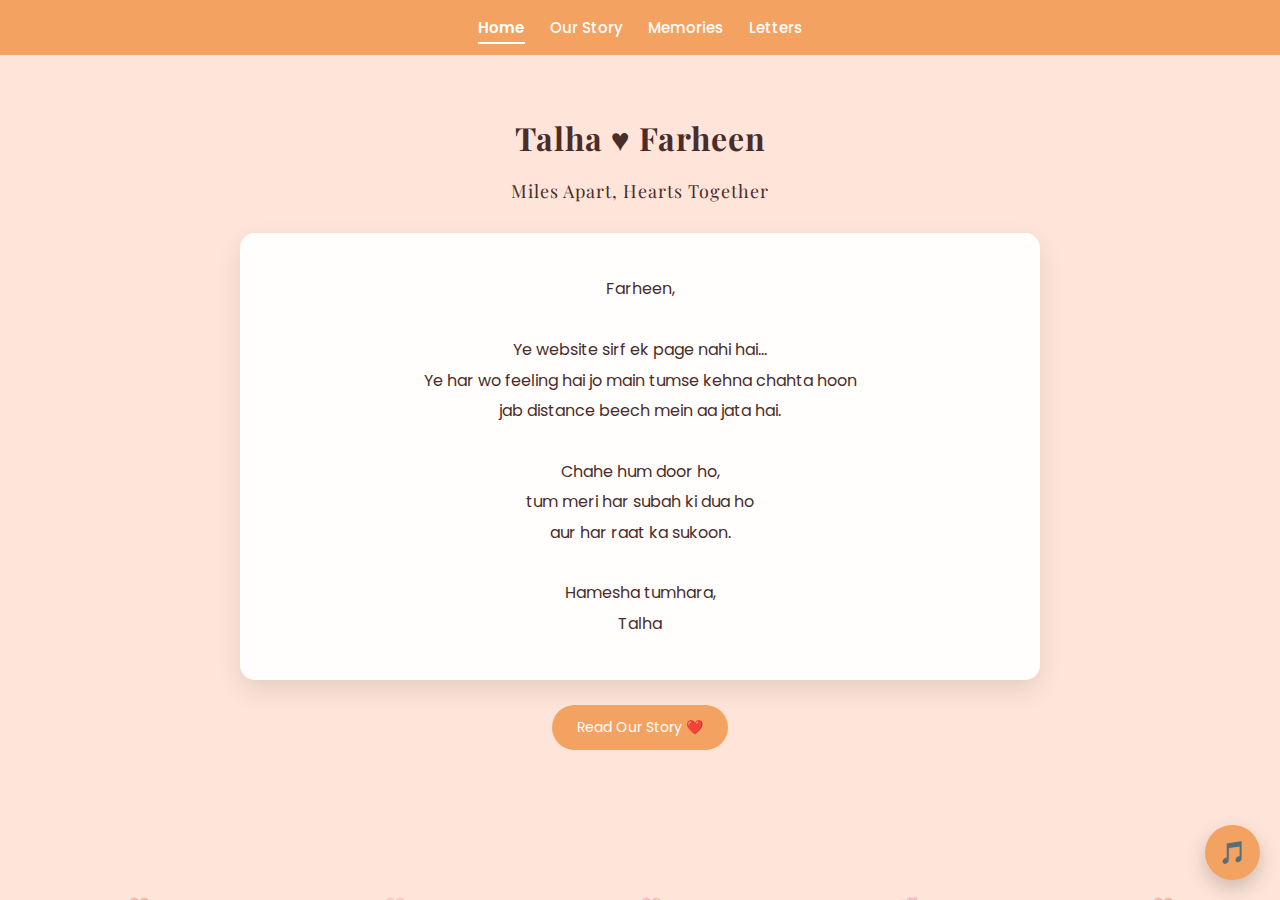
<file: index.html>
<!DOCTYPE html>
<html lang="en">
<head>
  <meta charset="UTF-8">
  <title>Talha ♥ Farheen</title>
  <meta name="viewport" content="width=device-width, initial-scale=1.0">

  <!-- Link CSS -->
  <link rel="stylesheet" href="style.css">
  
  <link href="https://fonts.googleapis.com/css2?family=Playfair+Display:wght@400;600&family=Poppins:wght@300;400;500&display=swap" rel="stylesheet">
</head>
<body>
  
  <nav class="navbar">
  <ul>
    <li><a href="index.html" class="active">Home</a></li>
    <li><a href="story.html">Our Story</a></li>
    <li><a href="memories.html">Memories</a></li>
    <li><a href="letters.html">Letters</a></li>
  </ul>
</nav>

  <div class="container">
    <h1>Talha ♥ Farheen</h1>
    <h2>Miles Apart, Hearts Together</h2>

    <div class="card">
      <p>
        Farheen,<br><br>
        Ye website sirf ek page nahi hai…<br>
        Ye har wo feeling hai jo main tumse kehna chahta hoon<br>
        jab distance beech mein aa jata hai.<br><br>

        Chahe hum door ho,<br>
        tum meri har subah ki dua ho<br>
        aur har raat ka sukoon.<br><br>

        Hamesha tumhara,<br>
        Talha
      </p>
    </div>

    <a class="button" href="story.html">Read Our Story ❤️</a>
  </div>
  
  
<!-- Background Music -->
<audio id="bg-music" loop>
  <source src="music/love.mp3" type="audio/mpeg">
</audio>

<button class="music-btn" id="musicToggle">🎵</button>

<script>
  const music = document.getElementById("bg-music");
  const button = document.getElementById("musicToggle");

  let musicState = localStorage.getItem("musicPlaying");

  if (musicState === "true") {
    music.play();
    button.classList.add("playing");
  }

  button.addEventListener("click", () => {
    if (music.paused) {
      music.play();
      localStorage.setItem("musicPlaying", "true");
      button.classList.add("playing");
    } else {
      music.pause();
      localStorage.setItem("musicPlaying", "false");
      button.classList.remove("playing");
    }
  });
</script>
  
  
  <span class="heart" style="left:10%">❤️</span>
<span class="heart" style="left:30%; animation-delay:2s;">💗</span>
<span class="heart" style="left:50%; animation-delay:4s;">💖</span>
<span class="heart" style="left:70%; animation-delay:1s;">💞</span>
<span class="heart" style="left:90%; animation-delay:3s;">❤️</span>
  
  

</body>
</html>
</file>
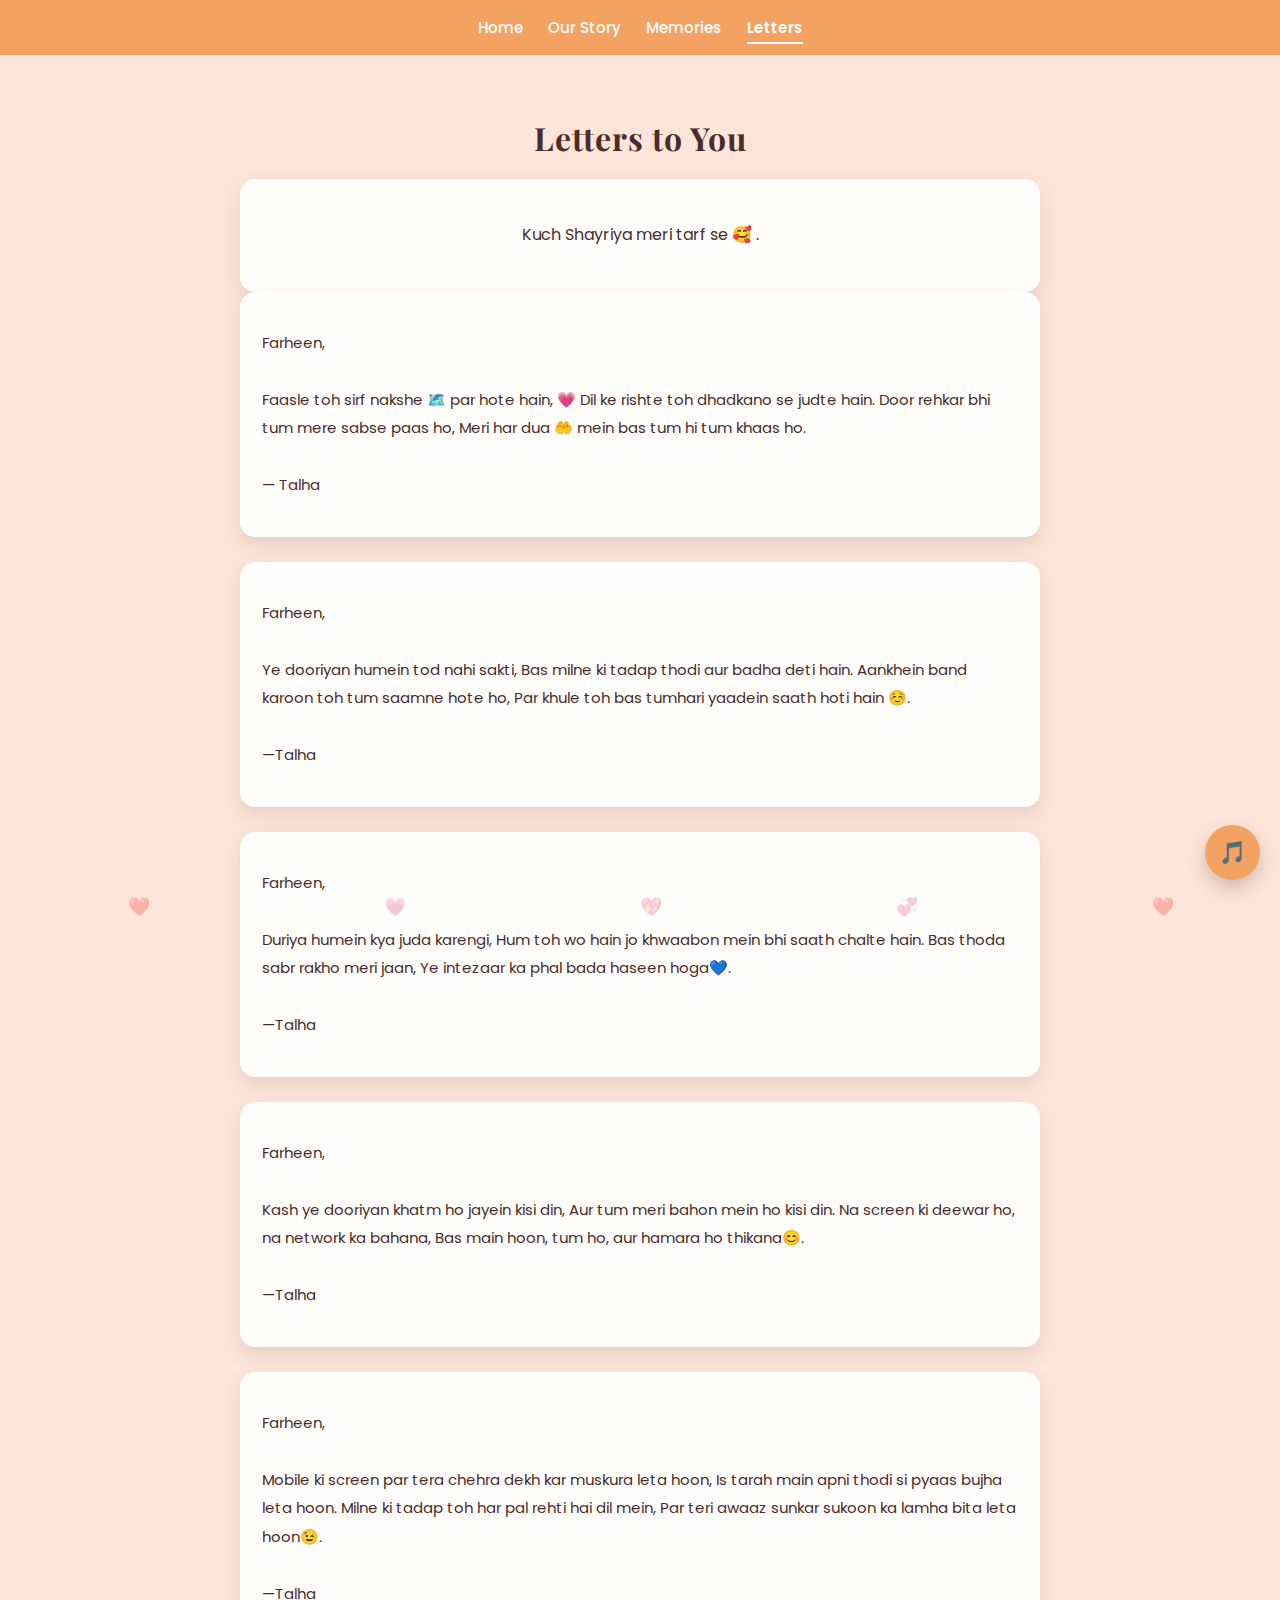
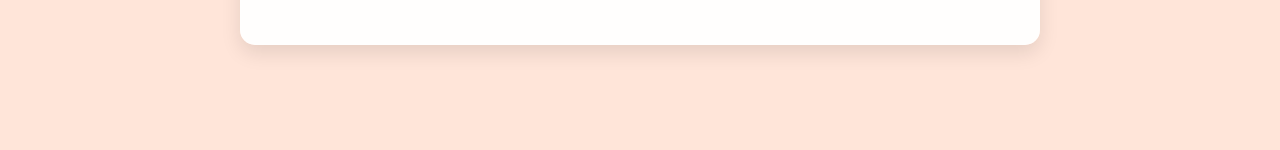
<file: letters.html>
<!DOCTYPE html>
<html lang="en">
<head>
  <meta charset="UTF-8">
  <title>Letters to You | Talha ♥ Farheen</title>
  <meta name="viewport" content="width=device-width, initial-scale=1.0">
  <link rel="stylesheet" href="style.css">
  
  <link href="https://fonts.googleapis.com/css2?family=Playfair+Display:wght@400;600&family=Poppins:wght@300;400;500&display=swap" rel="stylesheet">
</head>
<body>

  <!-- Navigation -->
  <nav class="navbar">
    <ul>
      <li><a href="index.html">Home</a></li>
      <li><a href="story.html">Our Story</a></li>
      <li><a href="memories.html">Memories</a></li>
      <li><a href="letters.html" class="active">Letters</a></li>
    </ul>
  </nav>

  <div class="container">
    <h1>Letters to You</h1>

    <div class="card">
      <p>
        Kuch Shayriya meri tarf se 🥰 .
      </p>
    </div>

    <!-- Letter 1 -->
    <div class="letter">
     <!-- /*<div class="letter-date">November 2025</div>*/ -->
      <p>
        Farheen,<br><br>
        Faasle toh sirf nakshe 🗺️ par hote hain,
💗 Dil ke rishte toh dhadkano se judte hain.
Door rehkar bhi tum mere sabse paas ho,
Meri har dua 🤲 mein bas tum hi tum khaas ho.<br><br>

        — Talha
      </p>
    </div>

    <!-- Letter 2 -->
    <div class="letter">
      <!-- <div class="letter-date">December 2025</div> -->
      <p>
        Farheen,<br><br>
        Ye dooriyan humein tod nahi sakti,
Bas milne ki tadap thodi aur badha deti hain.
Aankhein band karoon toh tum saamne hote ho,
Par khule toh bas tumhari yaadein saath hoti hain ☺️.<br><br>
—Talha
      </p>
    

  </div>
  
  
  <!-- Letter 3-->
    <div class="letter">
      <!-- <div class="letter-date">December 2025</div> -->
      <p>
        Farheen,<br><br>
        Duriya humein kya juda karengi,
Hum toh wo hain jo khwaabon mein bhi saath chalte hain.
Bas thoda sabr rakho meri jaan,
Ye intezaar ka phal bada haseen hoga💙.<br><br>
—Talha
      </p>
    

  </div>

<!-- Letter 4-->
    <div class="letter">
      <!-- <div class="letter-date">December 2025</div> -->
      <p>
        Farheen,<br><br>
        Kash ye dooriyan khatm ho jayein kisi din,
Aur tum meri bahon mein ho kisi din.
Na screen ki deewar ho, na network ka bahana,
Bas main hoon, tum ho, aur hamara ho thikana😊.<br><br>
—Talha
      </p>
    

  </div>





<!-- Letter 4-->
    <div class="letter">
      <!-- <div class="letter-date">December 2025</div> -->
      <p>
        Farheen,<br><br>
        Mobile ki screen par tera chehra dekh kar muskura leta hoon,
Is tarah main apni thodi si pyaas bujha leta hoon.
Milne ki tadap toh har pal rehti hai dil mein,
Par teri awaaz sunkar sukoon ka lamha bita leta hoon😉.<br><br>
—Talha
      </p>
    </div>

  </div>
  
  
  
  
<!-- Background Music -->
<audio id="bg-music" loop>
  <source src="music/love.mp3" type="audio/mpeg">
</audio>

<button class="music-btn" id="musicToggle">🎵</button>

<script>
  const music = document.getElementById("bg-music");
  const button = document.getElementById("musicToggle");

  let musicState = localStorage.getItem("musicPlaying");

  if (musicState === "true") {
    music.play();
    button.classList.add("playing");
  }

  button.addEventListener("click", () => {
    if (music.paused) {
      music.play();
      localStorage.setItem("musicPlaying", "true");
      button.classList.add("playing");
    } else {
      music.pause();
      localStorage.setItem("musicPlaying", "false");
      button.classList.remove("playing");
    }
  });
</script>
  
  
  
  <span class="heart" style="left:10%">❤️</span>
<span class="heart" style="left:30%; animation-delay:2s;">💗</span>
<span class="heart" style="left:50%; animation-delay:4s;">💖</span>
<span class="heart" style="left:70%; animation-delay:1s;">💞</span>
<span class="heart" style="left:90%; animation-delay:3s;">❤️</span>

</body>
</html>
</file>
<file: style.css>
body {
  margin: 0;
  font-family: 'Poppins', sans-serif;
  background: #ffe5d9;
  color: #4a2c2a;
  text-align: center;
}

.container {
  padding: 40px 20px;
  max-width: 800px;
  margin: auto;
}

h1, h2 {
  font-family: 'Playfair Display', serif;
  letter-spacing: 1px;
}

h1 {
  font-size: 32px;
  margin-bottom: 20px;
}

h2 {
  font-weight: normal;
  font-size: 18px;
  margin-bottom: 30px;
}

.card {
  background: #ffffff;
  padding: 25px;
  border-radius: 15px;
  box-shadow: 0 10px 25px rgba(0, 0, 0, 0.1);
  line-height: 1.9;
  font-size: 16px;
}

a.button {
  display: inline-block;
  margin-top: 25px;
  text-decoration: none;
  color: #ffffff;
  background: #f4a261;
  padding: 12px 25px;
  border-radius: 25px;
  font-size: 14px;
}


/* Navigation Menu */
.navbar {
  background: #f4a261;
  padding: 15px 0;
}

.navbar ul {
  list-style: none;
  margin: 0;
  padding: 0;
  display: flex;
  justify-content: center;
  gap: 25px;
}

.navbar ul li a {
  text-decoration: none;
  color: #ffffff;
  font-size: 15px;
  font-weight: 500;
}

.navbar ul li a:hover {
  text-decoration: underline;
}

/* Memories Gallery */
.gallery {
  display: grid;
  grid-template-columns: repeat(auto-fit, minmax(180px, 1fr));
  gap: 15px;
  margin-top: 30px;
}

.gallery-item {
  background: #ffffff;
  border-radius: 12px;
  overflow: hidden;
  box-shadow: 0 8px 18px rgba(0, 0, 0, 0.1);
}

.gallery-item img {
  width: 100%;
  height: 220px;
  object-fit: cover;
}

.caption {
  padding: 10px;
  font-size: 14px;
}


/* Letters Page */
.letter {
  background: #ffffff;
  padding: 22px;
  border-radius: 15px;
  box-shadow: 0 8px 20px rgba(0, 0, 0, 0.1);
  margin-bottom: 25px;
  text-align: left;
}

.letter-date {
  font-size: 13px;
  opacity: 0.7;
  margin-bottom: 10px;
}

.letter p {
  line-height: 1.9;
  font-size: 15px;
}


/* Active Menu Item */
.navbar ul li a.active {
  border-bottom: 2px solid #ffffff;
  padding-bottom: 4px;
  font-weight: 600;
}


.navbar {
  background: #f4a261;
  padding: 15px 0;
  position: sticky;
  top: 0;
  z-index: 1000;
}
body {
  padding-top: 0;
}


/* Smooth Transitions (Global) */
a, .button, .gallery-item, .letter {
  transition: all 0.3s ease;
}

/* Navbar hover effect */
.navbar ul li a:hover {
  opacity: 0.85;
  transform: translateY(-2px);
}

/* Button hover */
a.button:hover {
  background: #e76f51;
  transform: scale(1.05);
}

/* Memory image hover */
.gallery-item:hover {
  transform: scale(1.03);
  box-shadow: 0 12px 25px rgba(0, 0, 0, 0.15);
}

/* Letter hover */
.letter:hover {
  transform: translateY(-4px);
  box-shadow: 0 12px 28px rgba(0, 0, 0, 0.15);
}


/* Music Button */
.music-btn {
  position: fixed;
  bottom: 20px;
  right: 20px;
  background: #f4a261;
  color: #fff;
  border: none;
  border-radius: 50%;
  width: 55px;
  height: 55px;
  font-size: 22px;
  cursor: pointer;
  box-shadow: 0 8px 20px rgba(0,0,0,0.2);
  z-index: 2000;
}

.music-btn:hover {
  transform: scale(1.1);
}


.music-btn.playing {
  background: #e76f51;
}


/* Floating Hearts */
.heart {
  position: fixed;
  bottom: -20px;
  font-size: 18px;
  animation: floatUp 8s linear infinite;
  opacity: 0.3;
  pointer-events: none;
}

@keyframes floatUp {
  0% {
    transform: translateY(0) scale(1);
    opacity: 0.3;
  }
  100% {
    transform: translateY(-120vh) scale(1.5);
    opacity: 0;
  }
}



.card, .letter {
  background: rgba(255,255,255,0.95);
}

.container {
  padding-bottom: 80px;
}


/* ===== Button Styling ===== */
#revealBtn {
  display: inline-block;
  margin: 40px auto;
  padding: 14px 28px;
  font-size: 18px;
  border: none;
  border-radius: 50px;
  background: #ff69b4;
  color: white;
  cursor: pointer;
  animation: bounce 2s infinite;
  transition: all 0.3s ease;
}

#revealBtn:hover {
  transform: scale(1.1);
  background: #ff1493;
}

/* Bounce Animation */
@keyframes bounce {
  0%, 100% { transform: translateY(0); }
  50% { transform: translateY(-8px); }
}

/* ===== Countdown Section ===== */
#countdown-section {
  text-align: center;
  padding: 60px 20px;
  display: none;
  opacity: 0;
  transform: translateY(20px);
  transition: all 0.6s ease;
}

/* Show animation */
#countdown-section.show {
  display: block;
  opacity: 1;
  transform: translateY(0);
}

/* Heading */
#countdown-section h2 {
  font-size: 26px;
  margin-bottom: 10px;
  color: #333;
}

/* Cute Text */
#cuteText {
  font-size: 16px;
  margin-bottom: 20px;
  color: #777;
}

/* Countdown Numbers */
#countdown {
  margin-top: 20px;
  font-size: 28px;
  font-weight: bold;
  color: #ff1493;
}

#countdown span {
  margin: 0 6px;
  font-size: 32px;
}

/* ===== Mobile Friendly ===== */
@media (max-width: 600px) {

  #revealBtn {
    font-size: 16px;
    padding: 12px 22px;
  }

  #countdown {
    font-size: 22px;
  }

  #countdown span {
    font-size: 26px;
  }
}
</file>
